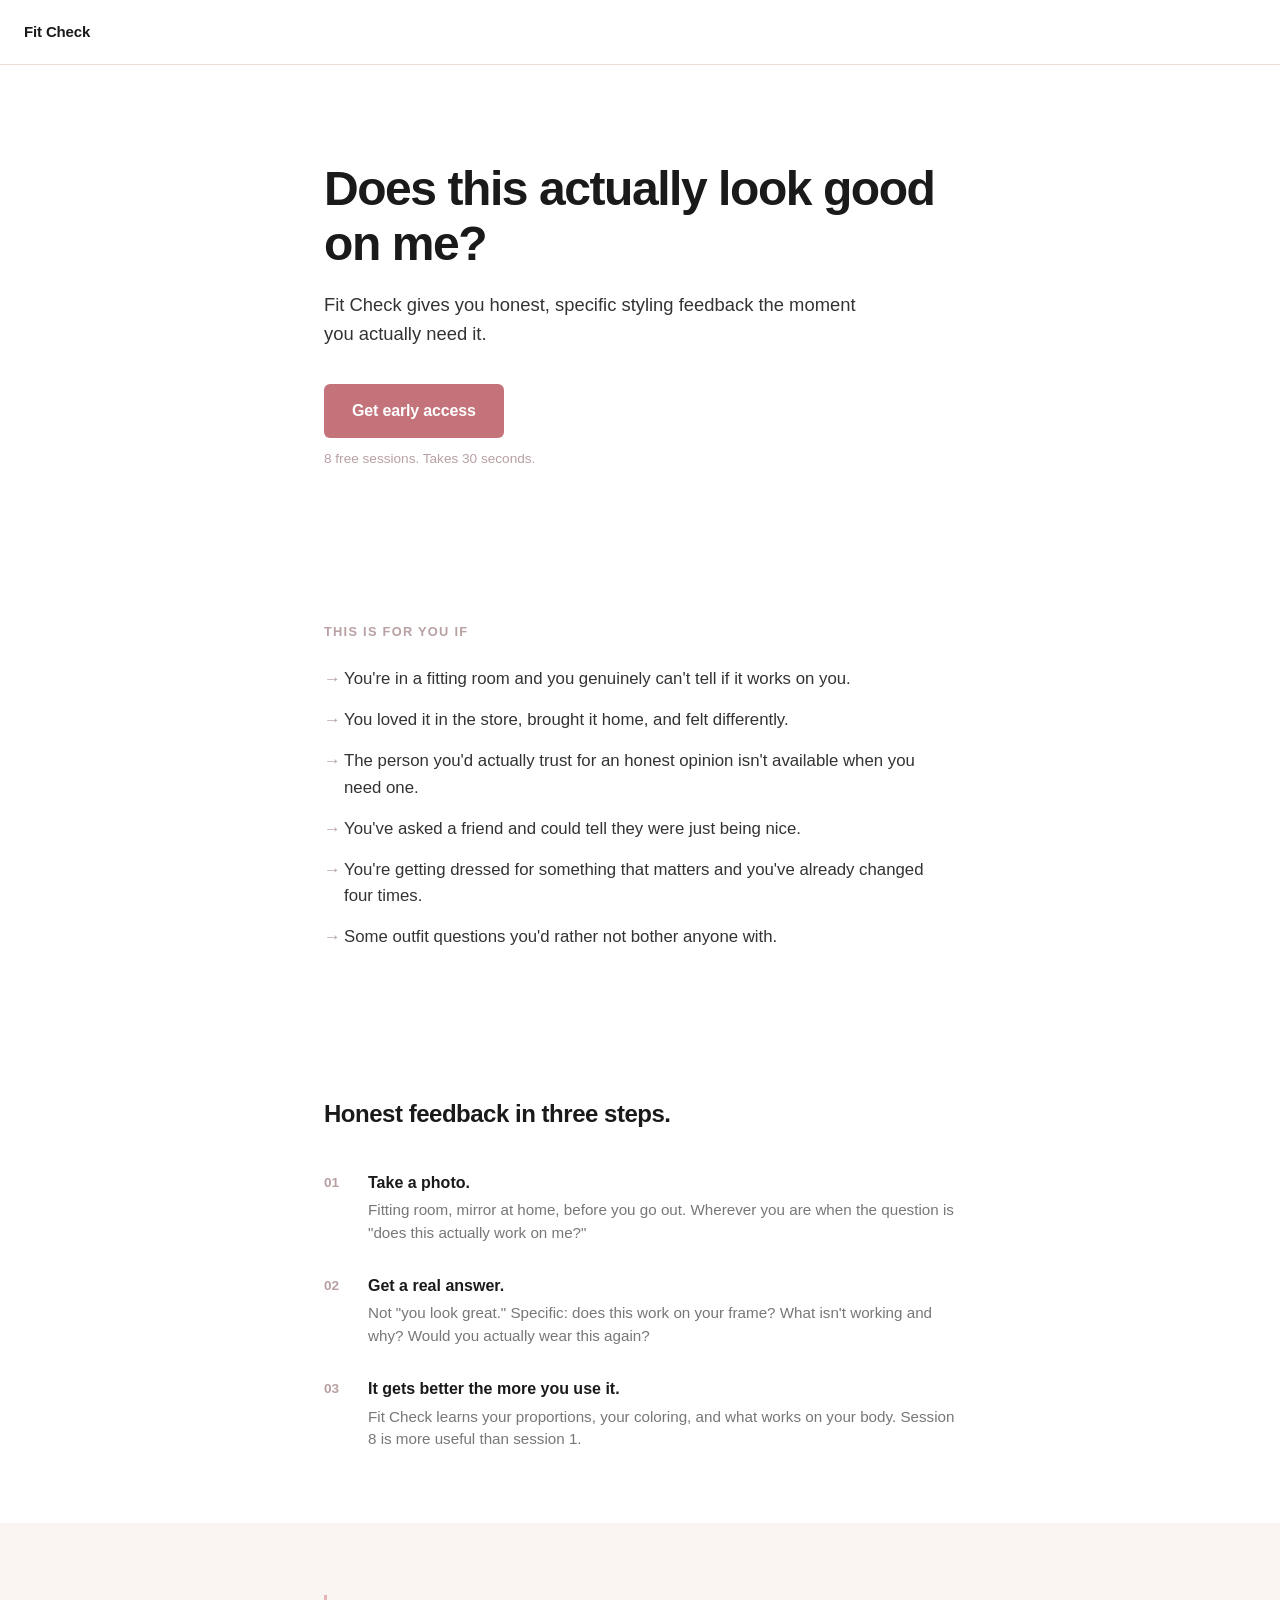
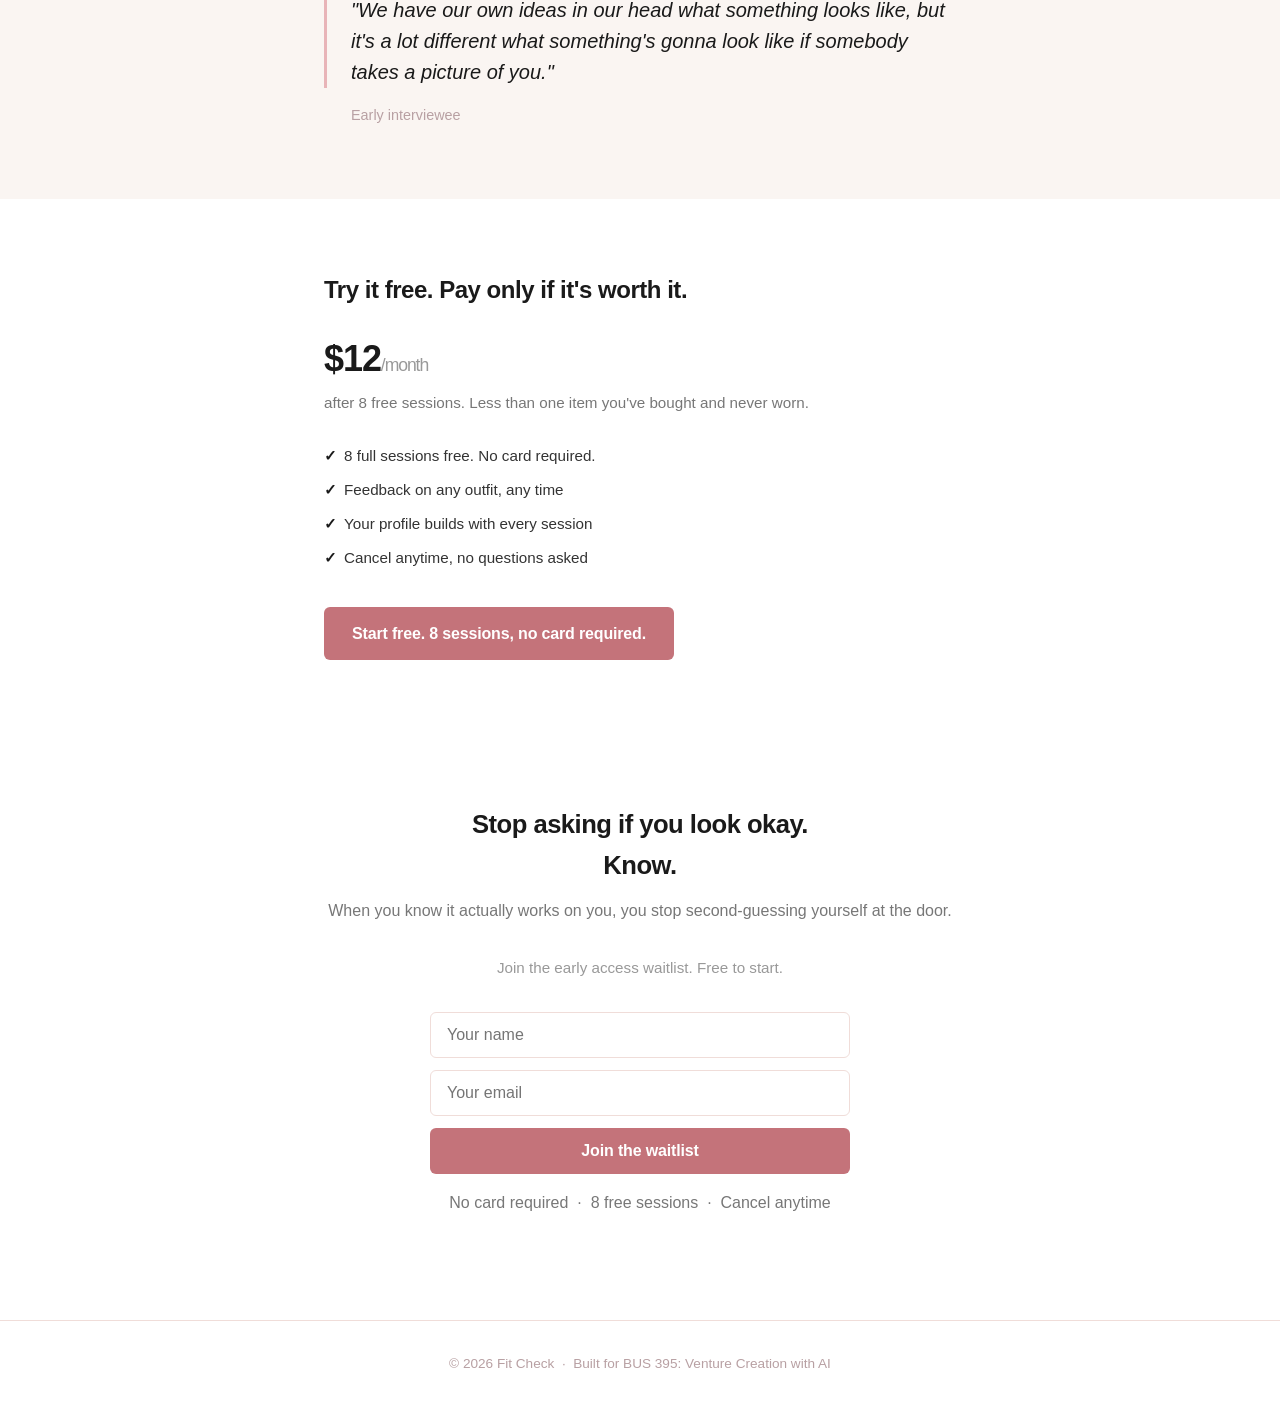
<file: index.html>
<!DOCTYPE html>
<html lang="en">
<head>
  <meta charset="UTF-8" />
  <meta name="viewport" content="width=device-width, initial-scale=1.0" />
  <title>Fit Check: Honest styling feedback</title>
  <style>
    *, *::before, *::after { box-sizing: border-box; margin: 0; padding: 0; }

    :root {
      --black:   #1A1A1A;
      --dark:    #333333;
      --mid:     #777777;
      --light:   #B8A0A3;
      --border:  #F0DDD9;
      --bg:      #F7EDEA;
      --white:   #FAF5F2;
      --accent:  #E8B4B8;
      --cta:     #C4737A;
      --cta-txt: #ffffff;
    }

    body {
      font-family: -apple-system, BlinkMacSystemFont, "Segoe UI", Helvetica, Arial, sans-serif;
      color: var(--black);
      background: #ffffff;
      line-height: 1.6;
      font-size: 17px;
    }

    /* ── Layout ── */
    .container {
      max-width: 680px;
      margin: 0 auto;
      padding: 0 24px;
    }

    section { padding: 72px 0; }
    section + section { border-top: 1px solid var(--border); }

    /* ── Nav ── */
    nav {
      padding: 20px 24px;
      display: flex;
      align-items: center;
      border-bottom: 1px solid var(--border);
    }
    .logo {
      font-size: 15px;
      font-weight: 600;
      letter-spacing: -0.01em;
      color: var(--black);
      text-decoration: none;
    }

    /* ── Hero ── */
    .hero { padding: 96px 0 80px; text-align: left; }

    .hero h1 {
      font-size: clamp(2rem, 5vw, 3rem);
      font-weight: 700;
      line-height: 1.15;
      letter-spacing: -0.03em;
      color: var(--black);
      margin-bottom: 20px;
    }

    .hero .sub {
      font-size: 1.15rem;
      color: var(--dark);
      line-height: 1.55;
      max-width: 560px;
      margin-bottom: 36px;
    }

    /* ── CTA Button ── */
    .btn {
      display: inline-block;
      background: var(--cta);
      color: var(--cta-txt);
      font-size: 1rem;
      font-weight: 600;
      padding: 14px 28px;
      border-radius: 6px;
      text-decoration: none;
      letter-spacing: -0.01em;
      transition: opacity 0.15s;
    }
    .btn:hover { opacity: 0.85; }

    .btn-note {
      display: block;
      margin-top: 10px;
      font-size: 0.85rem;
      color: var(--light);
    }

    /* ── Ideal for ── */
    .ideal-for h2 {
      font-size: 0.8rem;
      font-weight: 600;
      letter-spacing: 0.1em;
      text-transform: uppercase;
      color: var(--light);
      margin-bottom: 24px;
    }

    .ideal-for ul {
      list-style: none;
      display: flex;
      flex-direction: column;
      gap: 14px;
    }

    .ideal-for li {
      padding-left: 20px;
      position: relative;
      color: var(--dark);
      font-size: 1.05rem;
    }

    .ideal-for li::before {
      content: "→";
      position: absolute;
      left: 0;
      color: var(--light);
    }

    /* ── How it works ── */
    .how h2 {
      font-size: 1.5rem;
      font-weight: 700;
      letter-spacing: -0.02em;
      margin-bottom: 36px;
    }

    .steps {
      display: flex;
      flex-direction: column;
      gap: 28px;
    }

    .step {
      display: grid;
      grid-template-columns: 28px 1fr;
      gap: 16px;
      align-items: start;
    }

    .step-num {
      font-size: 0.85rem;
      font-weight: 700;
      color: var(--light);
      padding-top: 2px;
    }

    .step-body strong {
      display: block;
      font-size: 1rem;
      font-weight: 600;
      color: var(--black);
      margin-bottom: 4px;
    }

    .step-body p {
      font-size: 0.95rem;
      color: var(--mid);
      line-height: 1.5;
    }

    /* ── Quote ── */
    .quote-section { background: var(--white); }

    blockquote {
      font-size: 1.25rem;
      font-weight: 400;
      line-height: 1.55;
      color: var(--black);
      font-style: italic;
      border-left: 3px solid var(--accent);
      padding-left: 24px;
      margin-bottom: 16px;
    }

    .quote-attr {
      font-size: 0.9rem;
      color: var(--light);
      padding-left: 27px;
    }

    /* ── Pricing ── */
    .pricing h2 {
      font-size: 1.5rem;
      font-weight: 700;
      letter-spacing: -0.02em;
      margin-bottom: 8px;
    }

    .pricing .price-line {
      font-size: 2.25rem;
      font-weight: 700;
      letter-spacing: -0.03em;
      color: var(--black);
      margin: 20px 0 4px;
    }

    .pricing .price-context {
      font-size: 0.95rem;
      color: var(--mid);
      margin-bottom: 28px;
    }

    .pricing-details {
      list-style: none;
      display: flex;
      flex-direction: column;
      gap: 10px;
      margin-bottom: 36px;
    }

    .pricing-details li {
      font-size: 0.95rem;
      color: var(--dark);
      padding-left: 20px;
      position: relative;
    }

    .pricing-details li::before {
      content: "✓";
      position: absolute;
      left: 0;
      color: var(--black);
      font-weight: 700;
    }

    /* ── Close ── */
    .close { text-align: center; }

    .close h2 {
      font-size: 1.6rem;
      font-weight: 700;
      letter-spacing: -0.02em;
      margin-bottom: 12px;
    }

    .close p {
      color: var(--mid);
      margin-bottom: 32px;
      font-size: 1rem;
    }

    /* ── Signup Form ── */
    .signup-form {
      display: flex;
      flex-direction: column;
      gap: 12px;
      max-width: 420px;
      margin: 0 auto;
      text-align: left;
    }

    .signup-form input[type="text"],
    .signup-form input[type="email"] {
      width: 100%;
      padding: 13px 16px;
      border: 1px solid var(--border);
      border-radius: 6px;
      font-size: 1rem;
      color: var(--black);
      background: #fff;
      outline: none;
      transition: border-color 0.15s;
    }

    .signup-form input:focus {
      border-color: var(--cta);
    }

    .signup-form button {
      width: 100%;
      background: var(--cta);
      color: #fff;
      font-size: 1rem;
      font-weight: 600;
      padding: 14px 28px;
      border: none;
      border-radius: 6px;
      cursor: pointer;
      letter-spacing: -0.01em;
      transition: opacity 0.15s;
    }

    .signup-form button:hover { opacity: 0.85; }

    .form-note {
      text-align: center;
      font-size: 0.82rem;
      color: var(--light);
      margin-top: 4px;
    }

    /* ── Thank-you banner ── */
    .thank-you {
      display: none;
      background: var(--bg);
      border: 1px solid var(--border);
      border-radius: 8px;
      padding: 24px 28px;
      text-align: center;
      max-width: 420px;
      margin: 0 auto;
    }

    .thank-you h3 {
      font-size: 1.1rem;
      font-weight: 700;
      margin-bottom: 6px;
    }

    .thank-you p {
      font-size: 0.95rem;
      color: var(--mid);
      margin-bottom: 0;
    }

    /* ── Footer ── */
    footer {
      padding: 32px 24px;
      border-top: 1px solid var(--border);
      font-size: 0.85rem;
      color: var(--light);
      text-align: center;
    }

    @media (max-width: 480px) {
      section { padding: 52px 0; }
      .hero { padding: 64px 0 52px; }
    }
  </style>
</head>
<body>

  <!-- Nav -->
  <nav>
    <a class="logo" href="#">Fit Check</a>
  </nav>

  <!-- ── HERO ── -->
  <div class="container">
    <section class="hero">
      <h1>Does this actually look good on&nbsp;me?</h1>
      <p class="sub">
        Fit Check gives you honest, specific styling feedback the moment you actually need it.
      </p>
      <a class="btn" href="#signup">Get early access</a>
      <span class="btn-note">8 free sessions. Takes 30 seconds.</span>
    </section>
  </div>

  <!-- ── IDEAL FOR ── -->
  <div class="container">
    <section class="ideal-for">
      <h2>This is for you if</h2>
      <ul>
        <li>You're in a fitting room and you genuinely can't tell if it works on you.</li>
        <li>You loved it in the store, brought it home, and felt differently.</li>
        <li>The person you'd actually trust for an honest opinion isn't available when you need one.</li>
        <li>You've asked a friend and could tell they were just being nice.</li>
        <li>You're getting dressed for something that matters and you've already changed four times.</li>
        <li>Some outfit questions you'd rather not bother anyone with.</li>
      </ul>
    </section>
  </div>

  <!-- ── HOW IT WORKS ── -->
  <div class="container">
    <section class="how">
      <h2>Honest feedback in three steps.</h2>
      <div class="steps">
        <div class="step">
          <span class="step-num">01</span>
          <div class="step-body">
            <strong>Take a photo.</strong>
            <p>Fitting room, mirror at home, before you go out. Wherever you are when the question is "does this actually work on me?"</p>
          </div>
        </div>
        <div class="step">
          <span class="step-num">02</span>
          <div class="step-body">
            <strong>Get a real answer.</strong>
            <p>Not "you look great." Specific: does this work on your frame? What isn't working and why? Would you actually wear this again?</p>
          </div>
        </div>
        <div class="step">
          <span class="step-num">03</span>
          <div class="step-body">
            <strong>It gets better the more you use it.</strong>
            <p>Fit Check learns your proportions, your coloring, and what works on your body. Session 8 is more useful than session 1.</p>
          </div>
        </div>
      </div>
    </section>
  </div>

  <!-- ── SOCIAL PROOF ── -->
  <div class="quote-section">
    <div class="container">
      <section>
        <blockquote>
          "We have our own ideas in our head what something looks like, but it's a lot different
          what something's gonna look like if somebody takes a picture of you."
        </blockquote>
        <p class="quote-attr">Early interviewee</p>
      </section>
    </div>
  </div>

  <!-- ── PRICING ── -->
  <div class="container">
    <section class="pricing">
      <h2>Try it free. Pay only if it's worth it.</h2>

      <div class="price-line">$12<span style="font-size:1.1rem;font-weight:400;color:#999">/month</span></div>
      <p class="price-context">after 8 free sessions. Less than one item you've bought and never worn.</p>

      <ul class="pricing-details">
        <li>8 full sessions free. No card required.</li>
        <li>Feedback on any outfit, any time</li>
        <li>Your profile builds with every session</li>
        <li>Cancel anytime, no questions asked</li>
      </ul>

      <a class="btn" href="#signup">Start free. 8 sessions, no card required.</a>
    </section>
  </div>

  <!-- ── CLOSE / SIGNUP ── -->
  <div class="container">
    <section class="close" id="signup">
      <h2>Stop asking if you look okay.<br>Know.</h2>
      <p>When you know it actually works on you, you stop second-guessing yourself at the door.</p>
      <p style="color:#999; margin-top:8px; margin-bottom:32px; font-size:0.95rem;">Join the early access waitlist. Free to start.</p>

      <!-- Thank-you state (shown after redirect with ?success=1) -->
      <div class="thank-you" id="thank-you">
        <h3>You're on the list.</h3>
        <p>We'll reach out when early access opens. Check your inbox for a confirmation.</p>
      </div>

      <!-- Signup form -->
      <form
        class="signup-form"
        id="signup-form"
        action="https://api.web3forms.com/submit"
        method="POST"
      >
        <!-- Web3Forms config -->
        <input type="hidden" name="access_key" value="3b2302e9-9bb8-4973-8395-50fe53acc267" />
        <input type="hidden" name="subject" value="New Fit Check waitlist signup" />
        <input type="hidden" name="redirect" value="https://fitcheck-cnb.pages.dev/?success=1" />

        <!-- Honeypot spam protection -->
        <input type="checkbox" name="botcheck" style="display:none;" tabindex="-1" autocomplete="off" />

        <input type="text"  name="name"  placeholder="Your name"  required />
        <input type="email" name="email" placeholder="Your email" required />
        <button type="submit">Join the waitlist</button>
        <p class="form-note">No card required &nbsp;·&nbsp; 8 free sessions &nbsp;·&nbsp; Cancel anytime</p>
      </form>
    </section>
  </div>

  <footer>
    <p>© 2026 Fit Check &nbsp;·&nbsp; Built for BUS 395: Venture Creation with AI</p>
  </footer>

  <script>
    if (new URLSearchParams(window.location.search).get('success') === '1') {
      document.getElementById('signup-form').style.display = 'none';
      document.getElementById('thank-you').style.display = 'block';
      document.getElementById('signup').scrollIntoView({ behavior: 'smooth' });
    }
  </script>

</body>
</html>
</file>
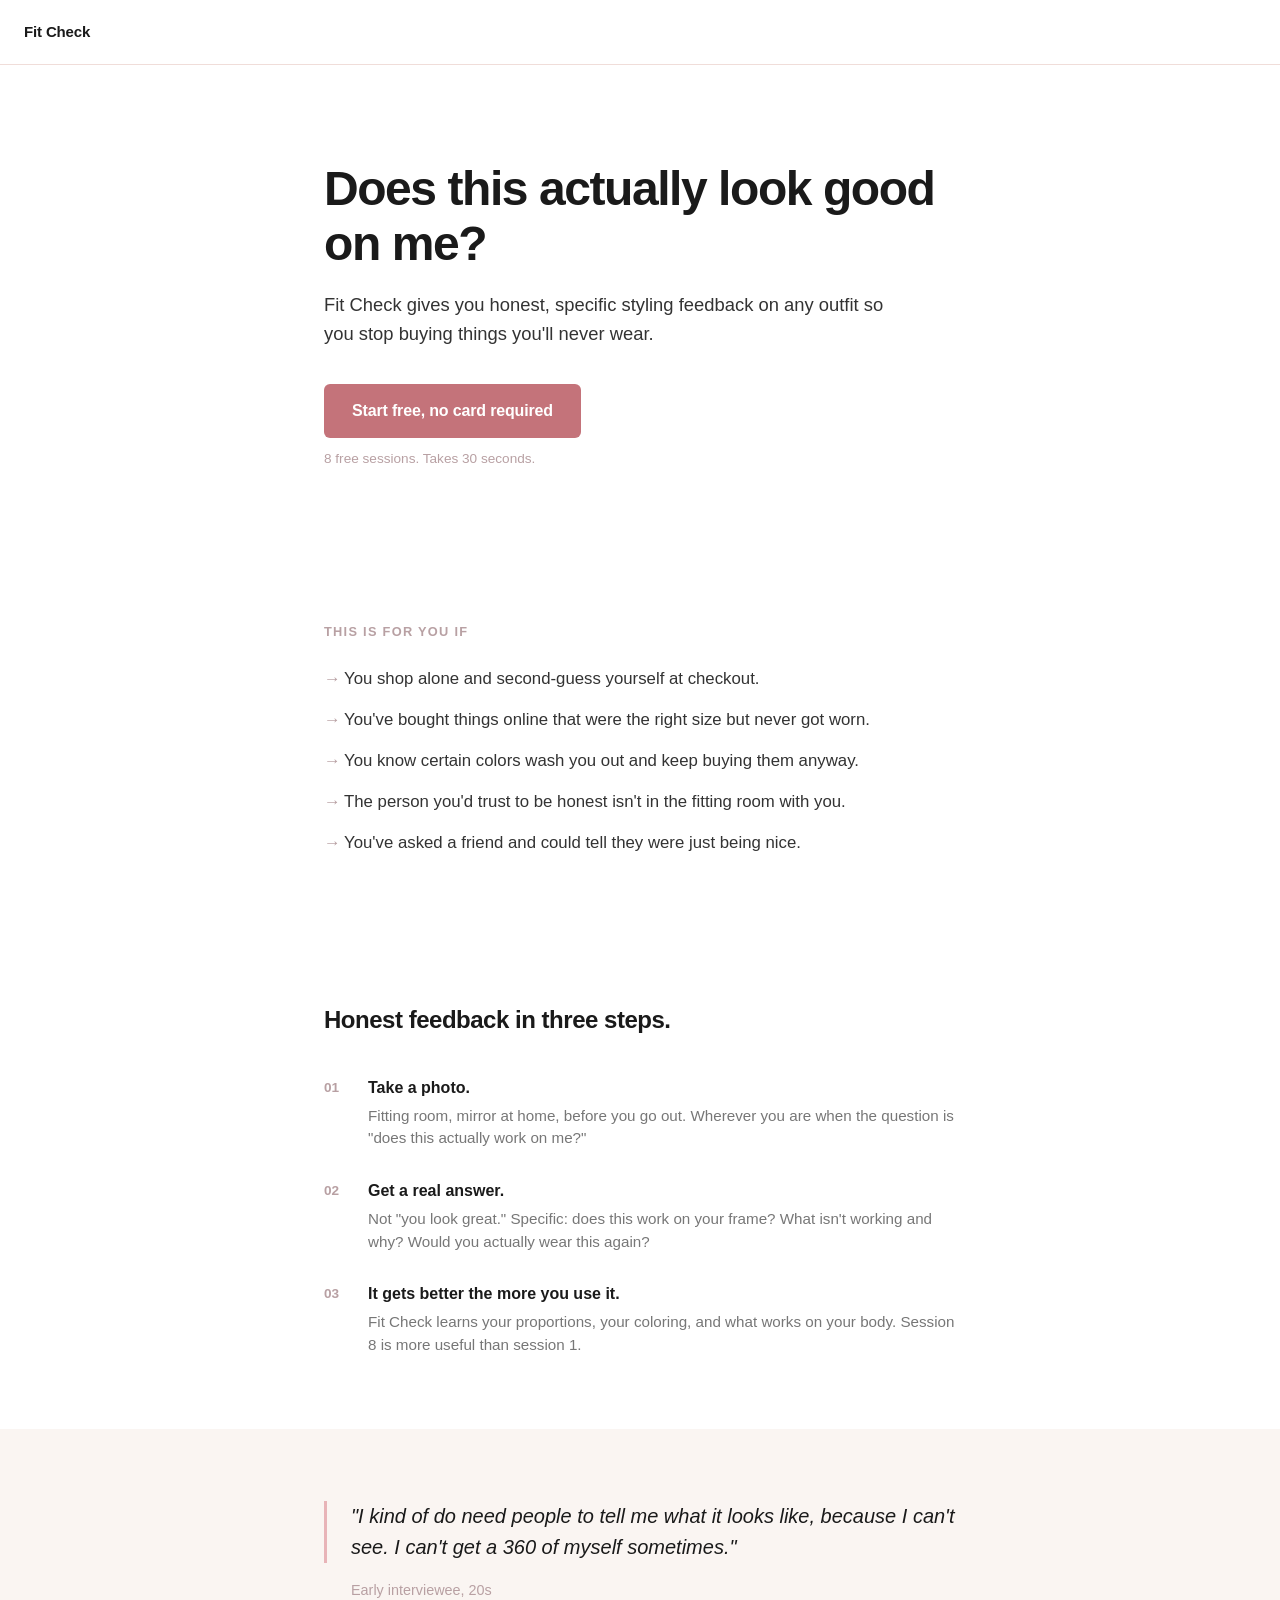
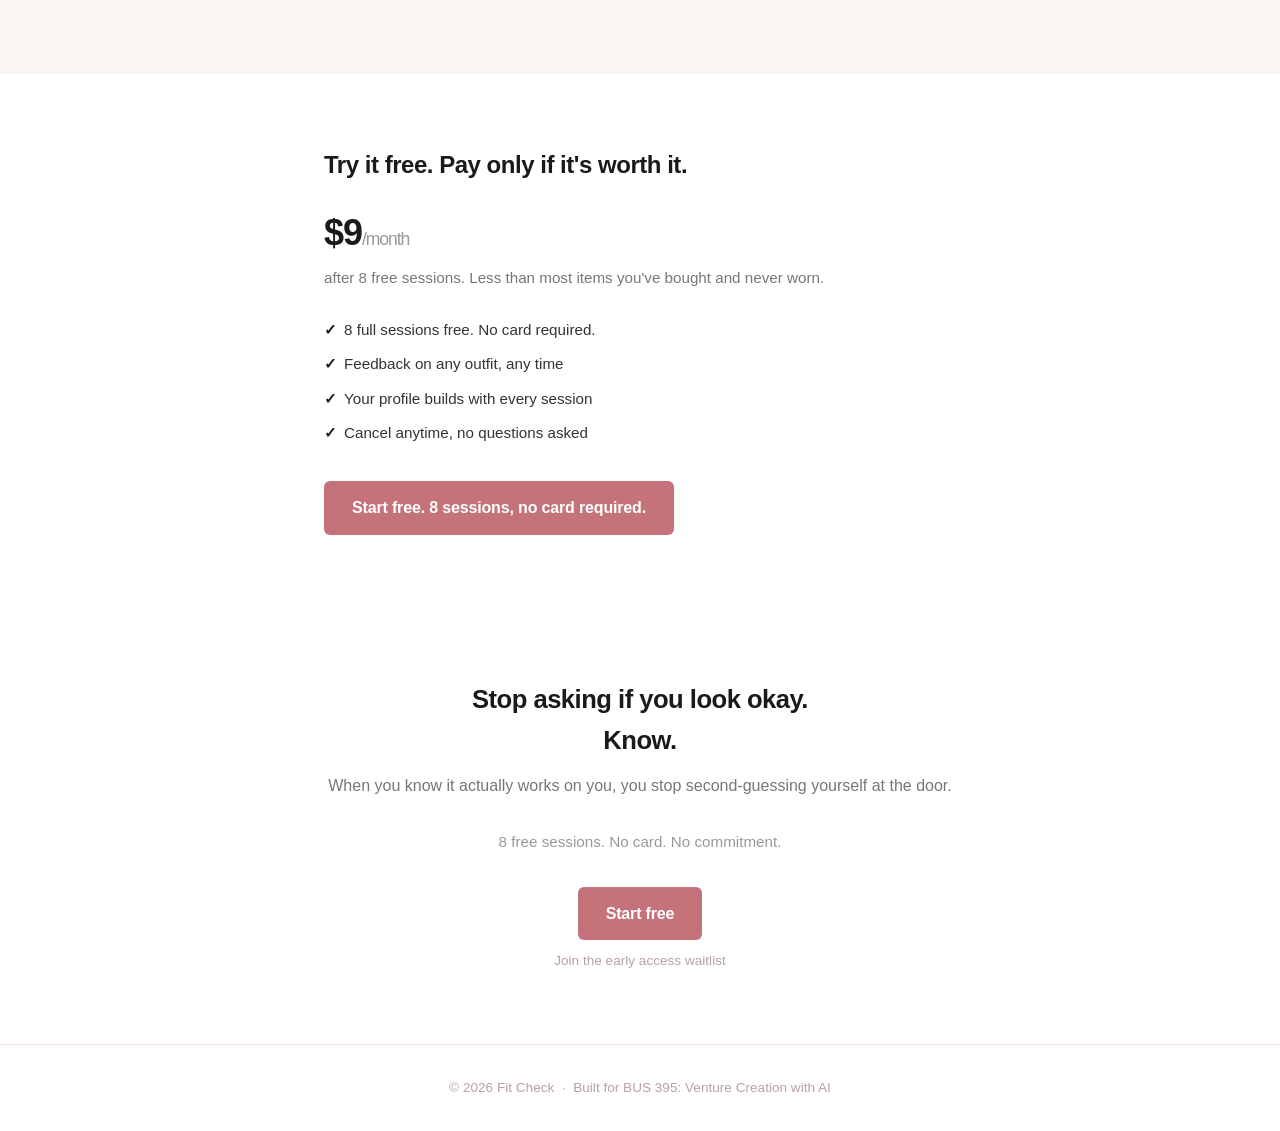
<file: landing-page.html>
<!DOCTYPE html>
<html lang="en">
<head>
  <meta charset="UTF-8" />
  <meta name="viewport" content="width=device-width, initial-scale=1.0" />
  <title>Fit Check: Honest styling feedback</title>
  <style>
    *, *::before, *::after { box-sizing: border-box; margin: 0; padding: 0; }

    :root {
      --black:   #1A1A1A;
      --dark:    #333333;
      --mid:     #777777;
      --light:   #B8A0A3;
      --border:  #F0DDD9;
      --bg:      #F7EDEA;
      --white:   #FAF5F2;
      --accent:  #E8B4B8;
      --cta:     #C4737A;
      --cta-txt: #ffffff;
    }

    body {
      font-family: -apple-system, BlinkMacSystemFont, "Segoe UI", Helvetica, Arial, sans-serif;
      color: var(--black);
      background: #ffffff;
      line-height: 1.6;
      font-size: 17px;
    }

    /* ── Layout ── */
    .container {
      max-width: 680px;
      margin: 0 auto;
      padding: 0 24px;
    }

    section { padding: 72px 0; }
    section + section { border-top: 1px solid var(--border); }

    /* ── Nav ── */
    nav {
      padding: 20px 24px;
      display: flex;
      align-items: center;
      border-bottom: 1px solid var(--border);
    }
    .logo {
      font-size: 15px;
      font-weight: 600;
      letter-spacing: -0.01em;
      color: var(--black);
      text-decoration: none;
    }

    /* ── Hero ── */
    .hero { padding: 96px 0 80px; text-align: left; }

    .hero h1 {
      font-size: clamp(2rem, 5vw, 3rem);
      font-weight: 700;
      line-height: 1.15;
      letter-spacing: -0.03em;
      color: var(--black);
      margin-bottom: 20px;
    }

    .hero .sub {
      font-size: 1.15rem;
      color: var(--dark);
      line-height: 1.55;
      max-width: 560px;
      margin-bottom: 36px;
    }

    /* ── CTA Button ── */
    .btn {
      display: inline-block;
      background: var(--cta);
      color: var(--cta-txt);
      font-size: 1rem;
      font-weight: 600;
      padding: 14px 28px;
      border-radius: 6px;
      text-decoration: none;
      letter-spacing: -0.01em;
      transition: opacity 0.15s;
    }
    .btn:hover { opacity: 0.85; }

    .btn-note {
      display: block;
      margin-top: 10px;
      font-size: 0.85rem;
      color: var(--light);
    }

    /* ── Ideal for ── */
    .ideal-for h2 {
      font-size: 0.8rem;
      font-weight: 600;
      letter-spacing: 0.1em;
      text-transform: uppercase;
      color: var(--light);
      margin-bottom: 24px;
    }

    .ideal-for ul {
      list-style: none;
      display: flex;
      flex-direction: column;
      gap: 14px;
    }

    .ideal-for li {
      padding-left: 20px;
      position: relative;
      color: var(--dark);
      font-size: 1.05rem;
    }

    .ideal-for li::before {
      content: "→";
      position: absolute;
      left: 0;
      color: var(--light);
    }

    /* ── How it works ── */
    .how h2 {
      font-size: 1.5rem;
      font-weight: 700;
      letter-spacing: -0.02em;
      margin-bottom: 36px;
    }

    .steps {
      display: flex;
      flex-direction: column;
      gap: 28px;
    }

    .step {
      display: grid;
      grid-template-columns: 28px 1fr;
      gap: 16px;
      align-items: start;
    }

    .step-num {
      font-size: 0.85rem;
      font-weight: 700;
      color: var(--light);
      padding-top: 2px;
    }

    .step-body strong {
      display: block;
      font-size: 1rem;
      font-weight: 600;
      color: var(--black);
      margin-bottom: 4px;
    }

    .step-body p {
      font-size: 0.95rem;
      color: var(--mid);
      line-height: 1.5;
    }

    /* ── Quote ── */
    .quote-section { background: var(--white); }

    blockquote {
      font-size: 1.25rem;
      font-weight: 400;
      line-height: 1.55;
      color: var(--black);
      font-style: italic;
      border-left: 3px solid var(--accent);
      padding-left: 24px;
      margin-bottom: 16px;
    }

    .quote-attr {
      font-size: 0.9rem;
      color: var(--light);
      padding-left: 27px;
    }

    /* ── Pricing ── */
    .pricing h2 {
      font-size: 1.5rem;
      font-weight: 700;
      letter-spacing: -0.02em;
      margin-bottom: 8px;
    }

    .pricing .price-line {
      font-size: 2.25rem;
      font-weight: 700;
      letter-spacing: -0.03em;
      color: var(--black);
      margin: 20px 0 4px;
    }

    .pricing .price-context {
      font-size: 0.95rem;
      color: var(--mid);
      margin-bottom: 28px;
    }

    .pricing-details {
      list-style: none;
      display: flex;
      flex-direction: column;
      gap: 10px;
      margin-bottom: 36px;
    }

    .pricing-details li {
      font-size: 0.95rem;
      color: var(--dark);
      padding-left: 20px;
      position: relative;
    }

    .pricing-details li::before {
      content: "✓";
      position: absolute;
      left: 0;
      color: var(--black);
      font-weight: 700;
    }

    /* ── Close ── */
    .close { text-align: center; }

    .close h2 {
      font-size: 1.6rem;
      font-weight: 700;
      letter-spacing: -0.02em;
      margin-bottom: 12px;
    }

    .close p {
      color: var(--mid);
      margin-bottom: 32px;
      font-size: 1rem;
    }

    /* ── Footer ── */
    footer {
      padding: 32px 24px;
      border-top: 1px solid var(--border);
      font-size: 0.85rem;
      color: var(--light);
      text-align: center;
    }

    @media (max-width: 480px) {
      section { padding: 52px 0; }
      .hero { padding: 64px 0 52px; }
    }
  </style>
</head>
<body>

  <!-- Nav -->
  <nav>
    <a class="logo" href="#">Fit Check</a>
  </nav>

  <!-- ── HERO ── -->
  <div class="container">
    <section class="hero">
      <h1>Does this actually look good on&nbsp;me?</h1>
      <p class="sub">
        Fit Check gives you honest, specific styling feedback on any outfit so you stop buying
        things you'll never wear.
      </p>
      <a class="btn" href="#">Start free, no card required</a>
      <span class="btn-note">8 free sessions. Takes 30 seconds.</span>
    </section>
  </div>

  <!-- ── IDEAL FOR ── -->
  <div class="container">
    <section class="ideal-for">
      <h2>This is for you if</h2>
      <ul>
        <li>You shop alone and second-guess yourself at checkout.</li>
        <li>You've bought things online that were the right size but never got worn.</li>
        <li>You know certain colors wash you out and keep buying them anyway.</li>
        <li>The person you'd trust to be honest isn't in the fitting room with you.</li>
        <li>You've asked a friend and could tell they were just being nice.</li>
      </ul>
    </section>
  </div>

  <!-- ── HOW IT WORKS ── -->
  <div class="container">
    <section class="how">
      <h2>Honest feedback in three steps.</h2>
      <div class="steps">
        <div class="step">
          <span class="step-num">01</span>
          <div class="step-body">
            <strong>Take a photo.</strong>
            <p>Fitting room, mirror at home, before you go out. Wherever you are when the question is "does this actually work on me?"</p>
          </div>
        </div>
        <div class="step">
          <span class="step-num">02</span>
          <div class="step-body">
            <strong>Get a real answer.</strong>
            <p>Not "you look great." Specific: does this work on your frame? What isn't working and why? Would you actually wear this again?</p>
          </div>
        </div>
        <div class="step">
          <span class="step-num">03</span>
          <div class="step-body">
            <strong>It gets better the more you use it.</strong>
            <p>Fit Check learns your proportions, your coloring, and what works on your body. Session 8 is more useful than session 1.</p>
          </div>
        </div>
      </div>
    </section>
  </div>

  <!-- ── SOCIAL PROOF ── -->
  <div class="quote-section">
    <div class="container">
      <section>
        <blockquote>
          "I kind of do need people to tell me what it looks like, because I can't see.
          I can't get a 360 of myself sometimes."
        </blockquote>
        <p class="quote-attr">Early interviewee, 20s</p>
      </section>
    </div>
  </div>

  <!-- ── PRICING ── -->
  <div class="container">
    <section class="pricing">
      <h2>Try it free. Pay only if it's worth it.</h2>

      <div class="price-line">$9<span style="font-size:1.1rem;font-weight:400;color:#999">/month</span></div>
      <p class="price-context">after 8 free sessions. Less than most items you've bought and never worn.</p>

      <ul class="pricing-details">
        <li>8 full sessions free. No card required.</li>
        <li>Feedback on any outfit, any time</li>
        <li>Your profile builds with every session</li>
        <li>Cancel anytime, no questions asked</li>
      </ul>

      <a class="btn" href="#">Start free. 8 sessions, no card required.</a>
    </section>
  </div>

  <!-- ── CLOSE ── -->
  <div class="container">
    <section class="close">
      <h2>Stop asking if you look okay.<br>Know.</h2>
      <p>When you know it actually works on you, you stop second-guessing yourself at the door.</p>
      <p style="color:#999; margin-top:8px; font-size:0.95rem;">8 free sessions. No card. No commitment.</p>
      <a class="btn" href="#">Start free</a>
      <span class="btn-note">Join the early access waitlist</span>
    </section>
  </div>

  <footer>
    <p>© 2026 Fit Check &nbsp;·&nbsp; Built for BUS 395: Venture Creation with AI</p>
  </footer>

</body>
</html>
</file>
